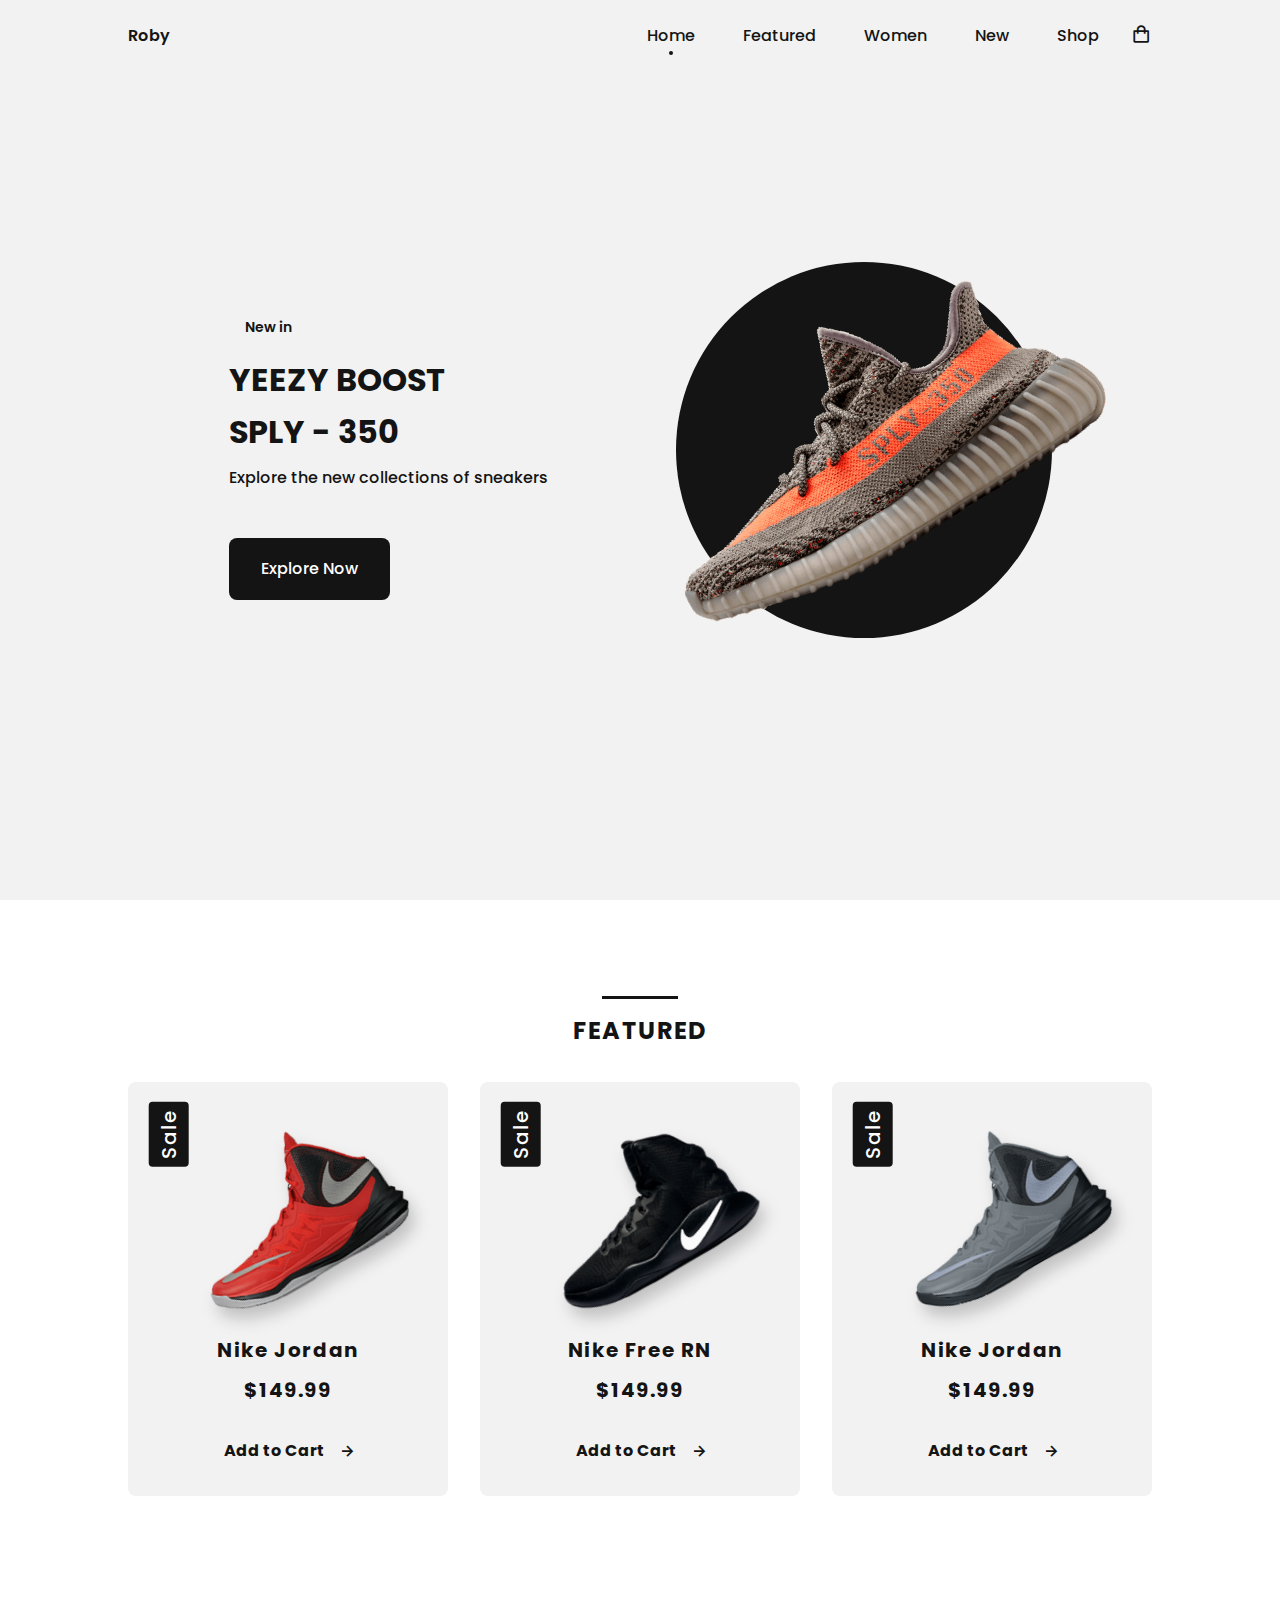
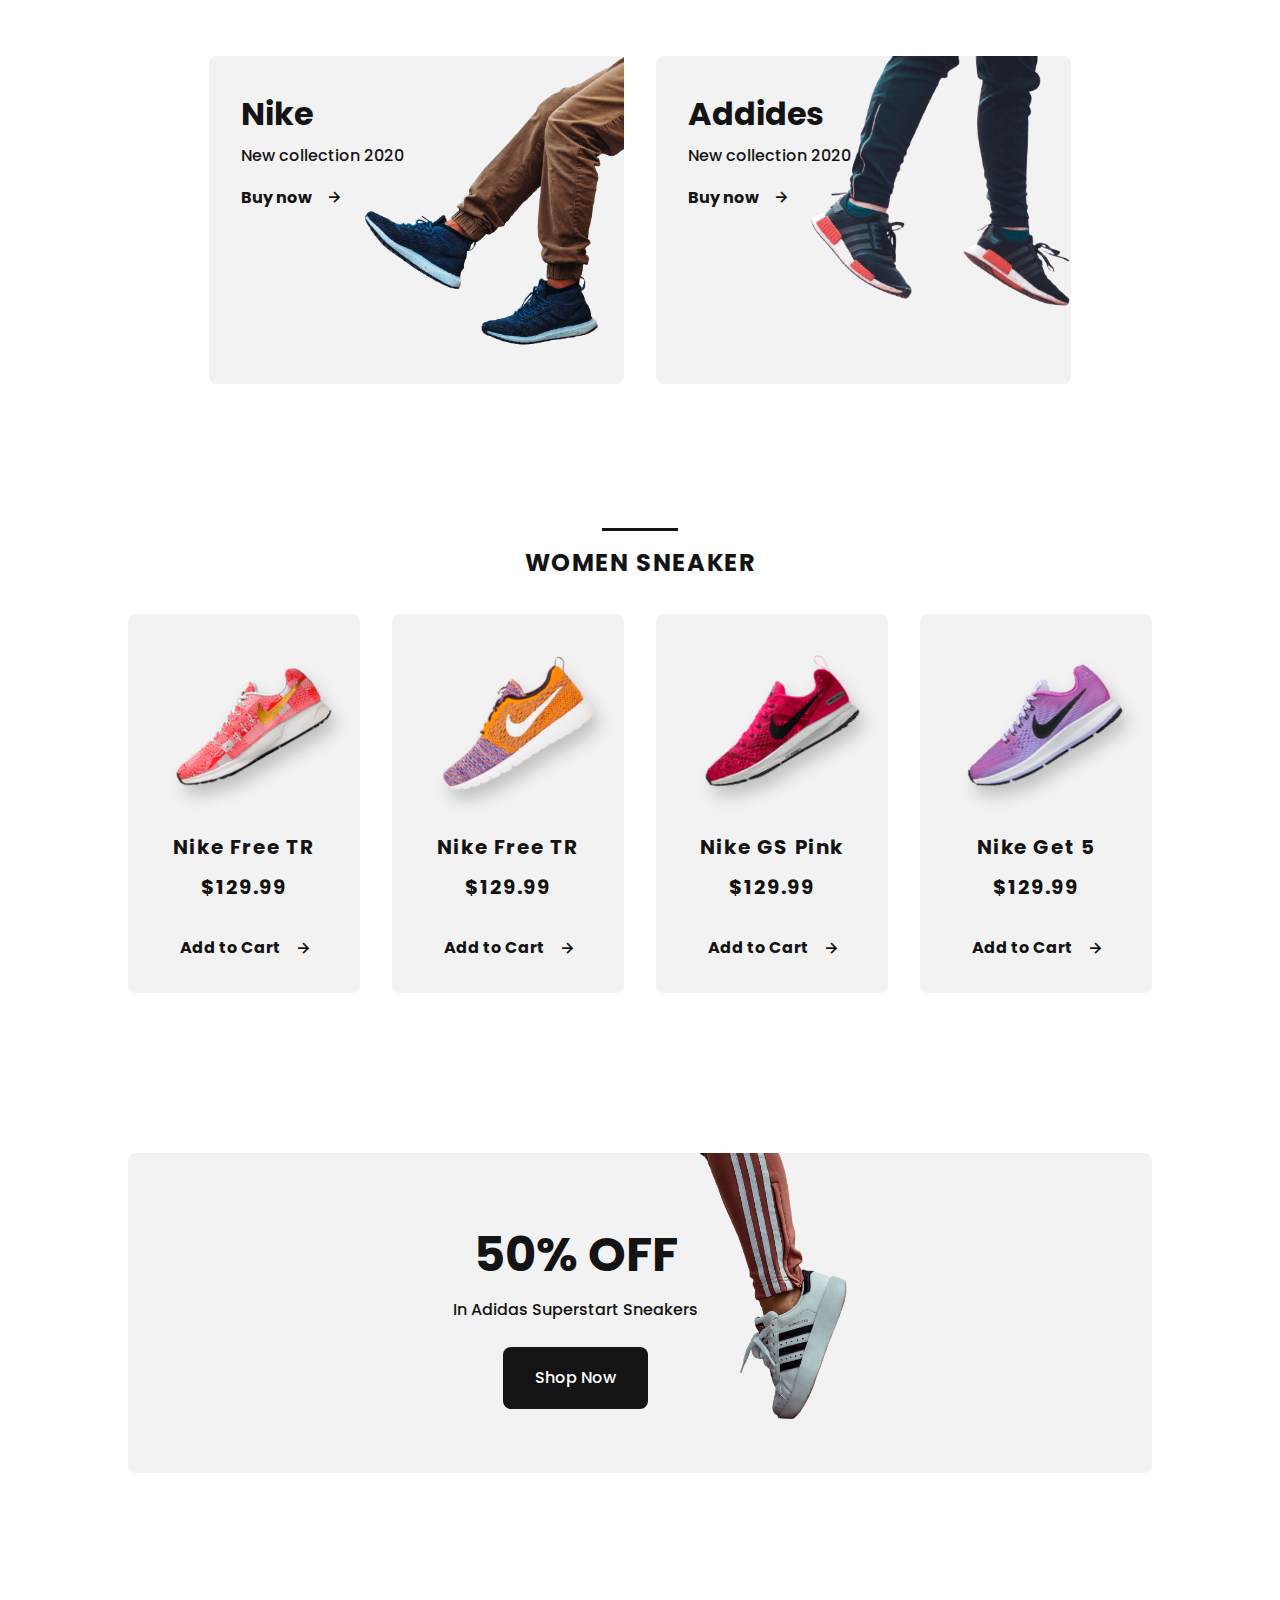
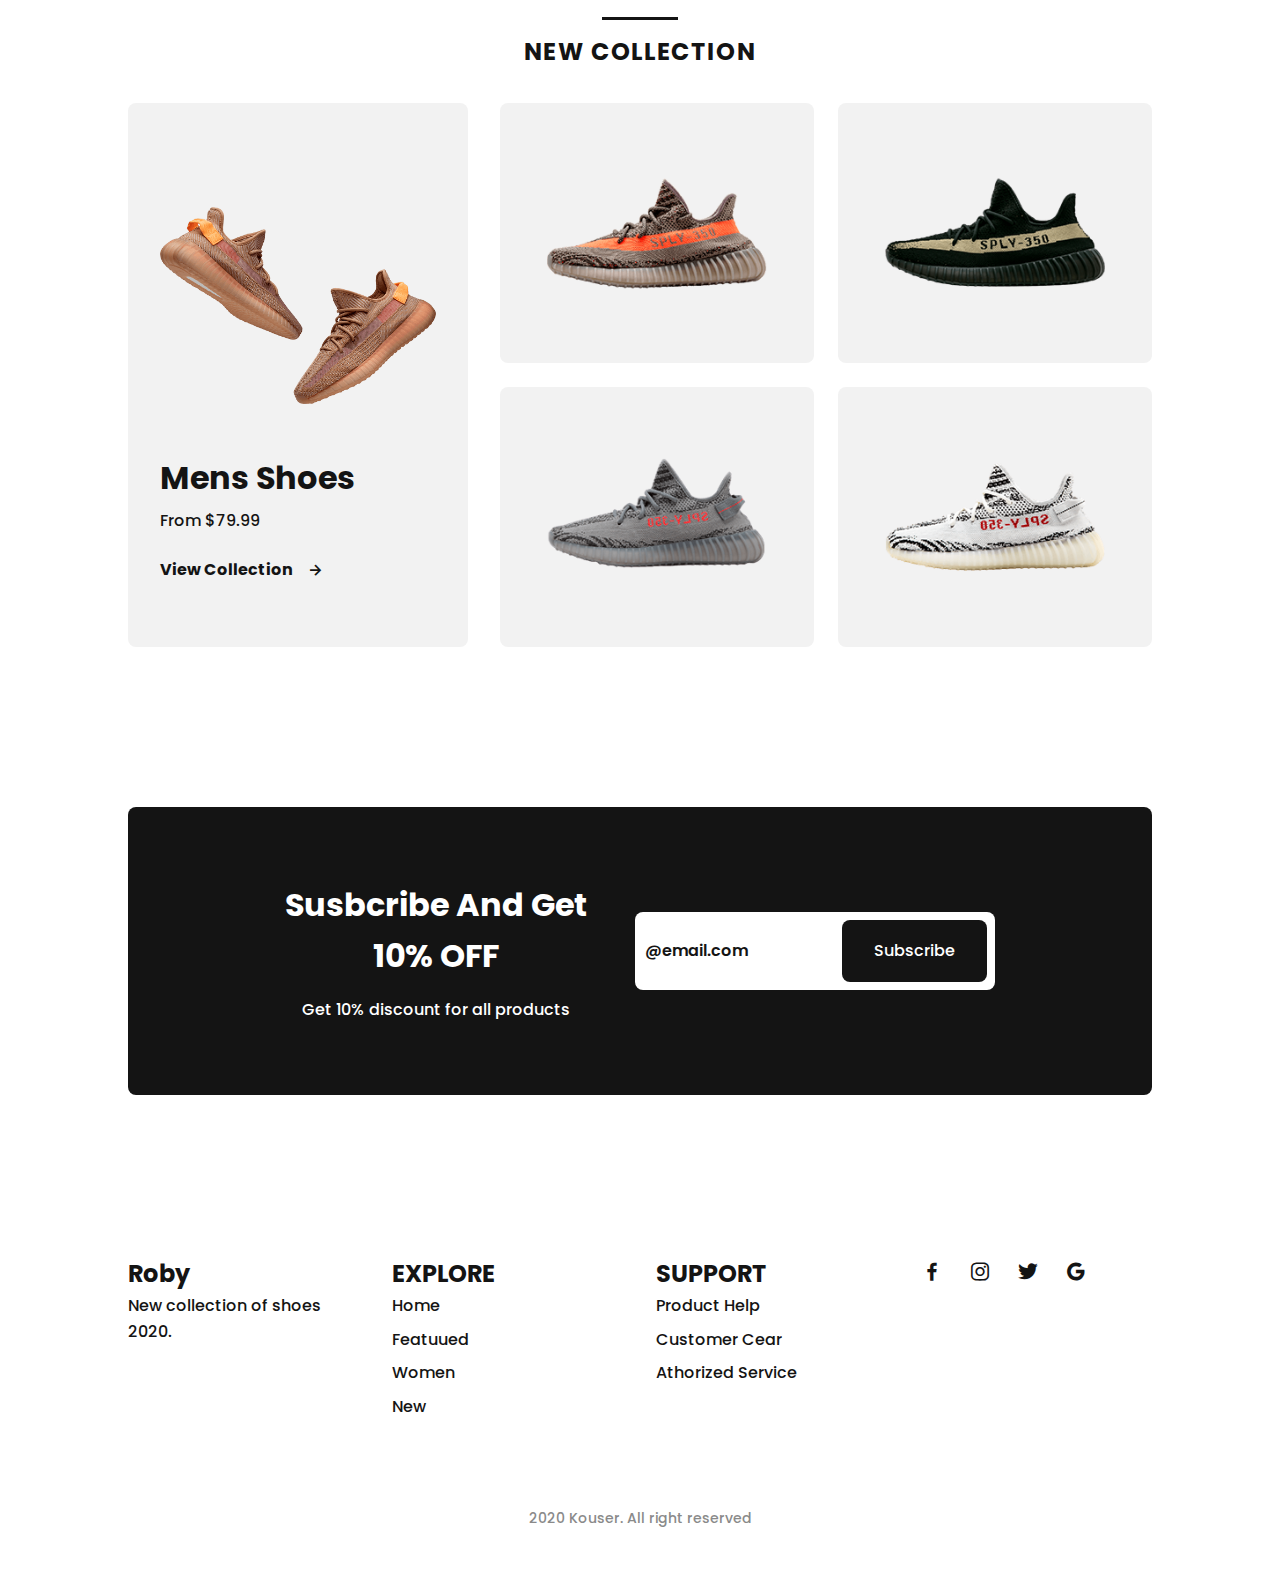
<file: index.html>
<!DOCTYPE html>
<html lang="en">
    <head>
        <meta charset="UTF-8">
        <meta name="viewport" content="width=device-width, initial-scale=1.0">

        <!-- ===== CSS ===== -->
        <link rel="stylesheet" href="assets/css/styles.css">

        <!-- ===== BOX ICONS ===== -->
        <link href='https://cdn.jsdelivr.net/npm/boxicons@2.0.5/css/boxicons.min.css' rel='stylesheet'>

        <title>Responsive Ecommerce Website Sneakers</title>
    </head>
    <body>

        <!--===== HEADER =====-->
        <header class="l-header" id="header">
            <nav class="nav bg-grid">
              <div class="nav__toggle" id="nav-toggle">
                  <i class='bx bxs-grid'></i>
              </div> 
              <a href="#" class="nav__logo">Roby</a>
              <div class="nav__menu" id="nav-menu">
                  <ul class="nav__list">
                      <li class="nav__item"><a href="#home" class="nav__link active">Home</a></li>
                      <li class="nav__item"><a href="#featured" class="nav__link">Featured</a></li>
                      <li class="nav__item"><a href="#women" class="nav__link">Women</a></li>
                      <li class="nav__item"><a href="#new" class="nav__link">New</a></li>
                      <li class="nav__item"><a href="./shop.html" class="nav__link">Shop</a></li>
                  </ul>
              </div> 
              <div class="nav__shop">
                  <i class='bx bx-shopping-bag'></i>
              </div>
            </nav>
        </header>

        <main class="l-main">
            <!--===== HOME =====-->
            <section class="home" id="home">
                <div class="home__container bg-grid">
                    <div class="home__sneaker">
                        <div class="home__shape"></div>
                        <img src="assets/img/imghome.png" alt="" class="home__img">
                    </div>

                    <div class="home__data">
                        <span class="home__new">New in</span>
                        <h1 class="home__title"BR>YEEZY BOOST <br> SPLY - 350</h1>
                        <p class="home__description">Explore the new collections of sneakers</p>
                        <a href="#" class="button">Explore Now</a>
                    </div>
                </div>
            </section>

            <!--===== FEATURED =====-->
            
            <section class="featured section" id="featured">
              <h2 class="section-title">FEATURED</h2>

              <div class="featured__container bg-grid">

                <article class="sneaker">
                  <div class="sneaker__sale">Sale</div>
                  <img src="assets/img/featured1.png" alt="" class="sneaker__img">
                  <span class="sneaker__name">Nike Jordan</span>
                  <span class="sneaker__preci">$149.99</span>
                  <a href="#" class="button-light">Add to Cart <i class='bx bx-right-arrow-alt button-icon'></i></a>
                </article>

                <article class="sneaker">
                  <div class="sneaker__sale">Sale</div>
                  <img src="assets/img/featured2.png" alt="" class="sneaker__img">
                  <span class="sneaker__name">Nike Free RN</span>
                  <span class="sneaker__preci">$149.99</span>
                  <a href="#" class="button-light">Add to Cart <i class='bx bx-right-arrow-alt button-icon'></i></a>
                </article>

                <article class="sneaker">
                  <div class="sneaker__sale">Sale</div>
                  <img src="assets/img/featured3.png" alt="" class="sneaker__img">
                  <span class="sneaker__name">Nike Jordan</span>
                  <span class="sneaker__preci">$149.99</span>
                  <a href="#" class="button-light">Add to Cart <i class='bx bx-right-arrow-alt button-icon'></i></a>
                </article>

              </div>
            </section>

            <!--===== COLLECTION =====-->
            <section class="collection section">
              <div class="collection__container bg-grid">
                <div class="collection__card">
                  <div class="collection__data">
                    <h3 class="collection__name">Nike</h3>
                    <p class="collection__description">New collection 2020</p>
                    <a href="#" class="button-light">Buy now <i class='bx bx-right-arrow-alt button-icon'></i></a>
                  </div>

                  <img src="assets/img/collection1.png" alt="" class="collection__img">
                </div>
                <div class="collection__card">
                  <div class="collection__data">
                    <h3 class="collection__name">Addides</h3>
                    <p class="collection__description">New collection 2020</p>
                    <a href="#" class="button-light">Buy now <i class='bx bx-right-arrow-alt button-icon'></i></a>
                  </div>

                  <img src="assets/img/collection2.png" alt="" class="collection__img">
                </div>
              </div>
            </section>

            <!--===== WOMEN SNEAKERS =====-->
            <section class="women section" id="women">
              <h2 class="section-title">WOMEN SNEAKER</h2>

              <div class="women__container bg-grid">
                <article class="sneaker">
                  <img src="assets/img/women1.png" alt="" class="sneaker__img">
                  <span class="sneaker__name">Nike Free TR</span>
                  <span class="sneaker__preci">$129.99</span>
                  <a href="#" class="button-light">Add to Cart <i class='bx bx-right-arrow-alt button-icon'></i></a>
                </article>
                <article class="sneaker">
                  <img src="assets/img/women2.png" alt="" class="sneaker__img">
                  <span class="sneaker__name">Nike Free TR</span>
                  <span class="sneaker__preci">$129.99</span>
                  <a href="#" class="button-light">Add to Cart <i class='bx bx-right-arrow-alt button-icon'></i></a>
                </article>
                <article class="sneaker">
                  <img src="assets/img/women3.png" alt="" class="sneaker__img">
                  <span class="sneaker__name">Nike GS Pink</span>
                  <span class="sneaker__preci">$129.99</span>
                  <a href="#" class="button-light">Add to Cart <i class='bx bx-right-arrow-alt button-icon'></i></a>
                </article>
                <article class="sneaker">
                  <img src="assets/img/women4.png" alt="" class="sneaker__img">
                  <span class="sneaker__name">Nike Get 5</span>
                  <span class="sneaker__preci">$129.99</span>
                  <a href="#" class="button-light">Add to Cart <i class='bx bx-right-arrow-alt button-icon'></i></a>
                </article>
              </div>
            </section>

            <!--===== OFFER =====-->
            <section class="offer section">
              <div class="offer__container bg-grid">
                <div class="offer__data">
                  <h3 class="offer__title">50% OFF</h3>
                  <p class="offer__description">In Adidas Superstart Sneakers</p>
                  <a href="#" class="button">Shop Now</a>
                </div>
                <img src="assets/img/offert.png" alt="" class="offer__img">
                  
              </div>
            </section>

            <!--===== NEW COLLECTION =====-->
            <section class="new section" id="new">
              <h2 class="section-title">NEW COLLECTION</h2>
              <div class="new__container bg-grid">
                <div class="new__mens">
                  <img src="assets/img/new1.png" alt="" class="new__mens-img">
                  <h3 class="new__title">Mens Shoes</h3>
                  <span class="new__preci">From $79.99</span>
                  <a href="#" class="button-light">View Collection <i class='bx bx-right-arrow-alt button-icon'></i></a>
                </div>

                <div class="new__sneaker">
                  <div class="new__sneaker-card">
                    <img src="assets/img/new2.png" alt="" class="new__sneaker-img">
                    <div class="new__sneaker-overlay">
                      <a href="#" class="button">Add to Cart</a>
                    </div>
                  </div>

                   <div class="new__sneaker-card">
                    <img src="assets/img/new3.png" alt="" class="new__sneaker-img">
                    <div class="new__sneaker-overlay">
                      <a href="#" class="button">Add to Cart</a>
                    </div>
                  </div>

                   <div class="new__sneaker-card">
                    <img src="assets/img/new4.png" alt="" class="new__sneaker-img">
                    <div class="new__sneaker-overlay">
                      <a href="#" class="button">Add to Cart</a>
                    </div>
                  </div>

                   <div class="new__sneaker-card">
                    <img src="assets/img/new5.png" alt="" class="new__sneaker-img">
                    <div class="new__sneaker-overlay">
                      <a href="#" class="button">Add to Cart</a>
                    </div>
                  </div>

                </div>
              </div>
            </section>

            <!--===== NEWSLETTER =====-->
            <section class="newsletter section">
              <div class="newsletter__container bg-grid">
                <div>
                  <h3 class="newsletter__title">Susbcribe And Get <br> 10% OFF</h3>
                  <p class="newsletter__description">Get 10% discount for all products</p>
                </div>

                <form action="" class="newsletter__subscribe">
                  <input type="text" placeholder="@email.com" class="newsletter__input">
                  <a href="#" class="button">Subscribe</a>
                </form>
              </div>
            </section>
        </main>

        <!--===== FOOTER =====-->
        <footer class="footer section">
          <div class="footer__container bg-grid">
            <div class="footer__box">
              <h3 class="footer__title">Roby</h3>
              <p class="footer__description">New collection of shoes 2020.</p>
            </div>

            <div class="footer__box">
              <h3 class="footer__title">EXPLORE</h3>
              <ul>
                <li><a href="#home" class="footer__link">Home</a></li>
                <li><a href="#featured" class="footer__link">Featuued</a></li>
                <li><a href="#woman" class="footer__link">Women</a></li>
                <li><a href="#new" class="footer__link">New</a></li>
              </ul>
            </div>

            <div class="footer__box">
              <h3 class="footer__title">SUPPORT</h3>
              <ul>
                <li><a href="#" class="footer__link">Product Help</a></li>
                <li><a href="#" class="footer__link">Customer Cear</a></li>
                <li><a href="#" class="footer__link">Athorized Service</a></li>
              </ul>
            </div>

            <div class="footer__box">
              <a href="#" class="footer__social"><i class='bx bxl-facebook'></i></a>
              <a href="#" class="footer__social"><i class='bx bxl-instagram' ></i></a>
              <a href="#" class="footer__social"><i class='bx bxl-twitter' ></i></a>
              <a href="#" class="footer__social"><i class='bx bxl-google' ></i></a>
            </div>

          </div>
          <p class="footer__copy">2020 Kouser. All right reserved</p>
        </footer>

        <!--===== MAIN JS =====-->
        <script src="assets/js/main.js"></script>
        
    </body>
</html>
</file>
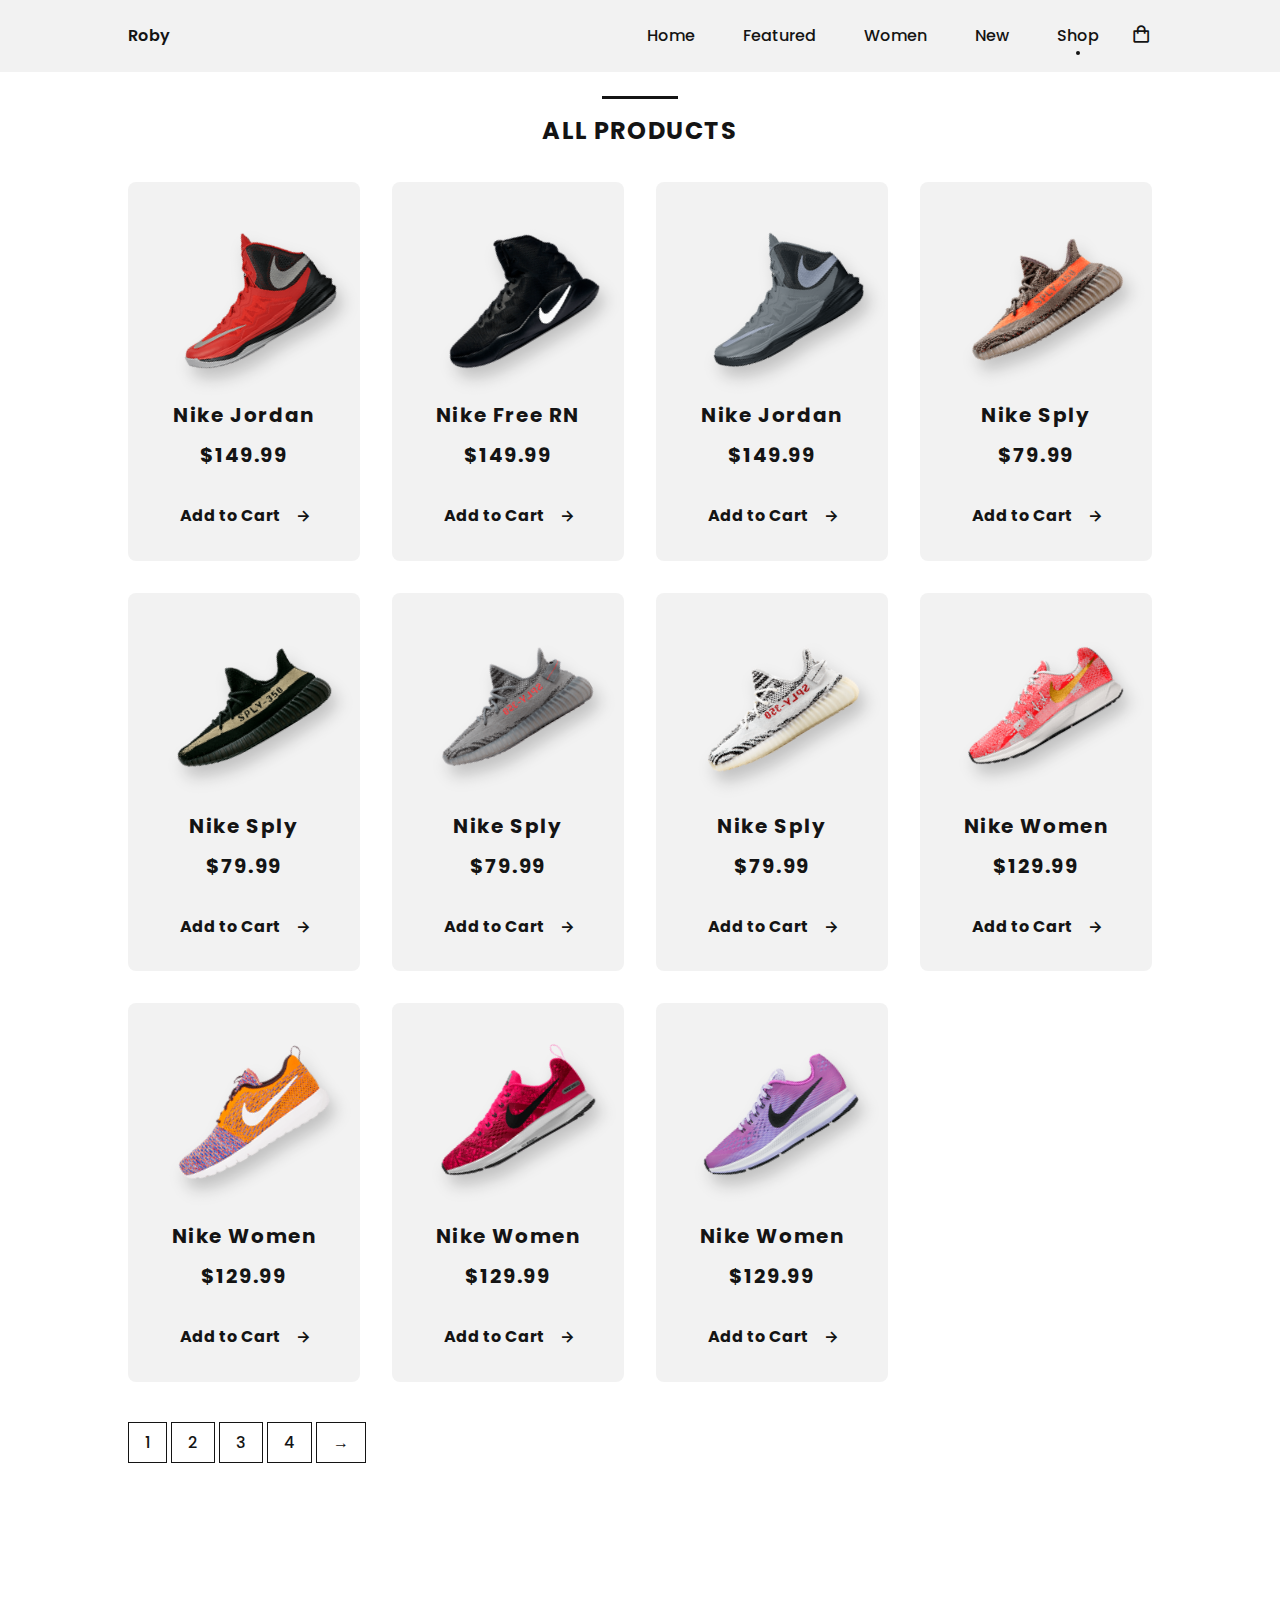
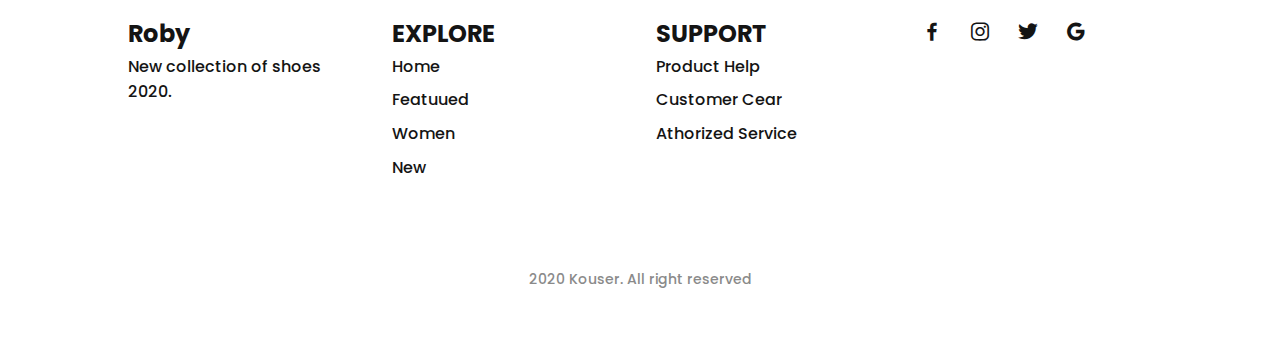
<file: shop.html>
<!DOCTYPE html>
<html lang="en">
    <head>
        <meta charset="UTF-8">
        <meta name="viewport" content="width=device-width, initial-scale=1.0">

        <!-- ===== CSS ===== -->
         <link rel="stylesheet" href="assets/css/styles.css">

        <!-- ===== BOX ICONS ===== -->
        <link href='https://cdn.jsdelivr.net/npm/boxicons@2.0.5/css/boxicons.min.css' rel='stylesheet'>

        <title>Responsive Ecommerce Website Sneakers</title>
    </head>
    <body>

        <!--===== HEADER =====-->
        <header class="l-header" id="header">
            <nav class="nav bg-grid">
              <div class="nav__toggle" id="nav-toggle">
                  <i class='bx bxs-grid'></i>
              </div> 
              <a href="#" class="nav__logo">Roby</a>
              <div class="nav__menu" id="nav-menu">
                  <ul class="nav__list">
                      <li class="nav__item"><a href="./index.html" class="nav__link">Home</a></li>
                      <li class="nav__item"><a href="./index.html#featured" class="nav__link">Featured</a></li>
                      <li class="nav__item"><a href="./index.html#women" class="nav__link">Women</a></li>
                      <li class="nav__item"><a href="./index.html#new" class="nav__link">New</a></li>
                      <li class="nav__item"><a href="#shop" class="nav__link active">Shop</a></li>
                  </ul>
              </div> 
              <div class="nav__shop">
                  <i class='bx bx-shopping-bag'></i>
              </div>
            </nav>
        </header>


        <main class="l-main">
            <section class="featured section" id="shop">
              <h2 class="section-title">ALL PRODUCTS</h2>

              <div class="featured__container bg-grid">

                <article class="sneaker">
                  <img src="assets/img/featured1.png" alt="" class="sneaker__img">
                  <span class="sneaker__name">Nike Jordan</span>
                  <span class="sneaker__preci">$149.99</span>
                  <a href="#" class="button-light">Add to Cart <i class='bx bx-right-arrow-alt button-icon'></i></a>
                </article>

                <article class="sneaker">
                  <img src="assets/img/featured2.png" alt="" class="sneaker__img">
                  <span class="sneaker__name">Nike Free RN</span>
                  <span class="sneaker__preci">$149.99</span>
                  <a href="#" class="button-light">Add to Cart <i class='bx bx-right-arrow-alt button-icon'></i></a>
                </article>

                <article class="sneaker">
                  <img src="assets/img/featured3.png" alt="" class="sneaker__img">
                  <span class="sneaker__name">Nike Jordan</span>
                  <span class="sneaker__preci">$149.99</span>
                  <a href="#" class="button-light">Add to Cart <i class='bx bx-right-arrow-alt button-icon'></i></a>
                </article>

                <article class="sneaker">
                  <img src="assets/img/new2.png" alt="" class="sneaker__img">
                  <span class="sneaker__name">Nike Sply</span>
                  <span class="sneaker__preci">$79.99</span>
                  <a href="#" class="button-light">Add to Cart <i class='bx bx-right-arrow-alt button-icon'></i></a>
                </article>

                <article class="sneaker">
                  <img src="assets/img/new3.png" alt="" class="sneaker__img">
                  <span class="sneaker__name">Nike Sply</span>
                  <span class="sneaker__preci">$79.99</span>
                  <a href="#" class="button-light">Add to Cart <i class='bx bx-right-arrow-alt button-icon'></i></a>
                </article>

                <article class="sneaker">
                  <img src="assets/img/new4.png" alt="" class="sneaker__img">
                  <span class="sneaker__name">Nike Sply</span>
                  <span class="sneaker__preci">$79.99</span>
                  <a href="#" class="button-light">Add to Cart <i class='bx bx-right-arrow-alt button-icon'></i></a>
                </article>

                <article class="sneaker">
                  <img src="assets/img/new5.png" alt="" class="sneaker__img">
                  <span class="sneaker__name">Nike Sply</span>
                  <span class="sneaker__preci">$79.99</span>
                  <a href="#" class="button-light">Add to Cart <i class='bx bx-right-arrow-alt button-icon'></i></a>
                </article>

                <article class="sneaker">
                  <img src="assets/img/women1.png" alt="" class="sneaker__img">
                  <span class="sneaker__name">Nike Women</span>
                  <span class="sneaker__preci">$129.99</span>
                  <a href="#" class="button-light">Add to Cart <i class='bx bx-right-arrow-alt button-icon'></i></a>
                </article>

                <article class="sneaker">
                  <img src="assets/img/women2.png" alt="" class="sneaker__img">
                  <span class="sneaker__name">Nike Women</span>
                  <span class="sneaker__preci">$129.99</span>
                  <a href="#" class="button-light">Add to Cart <i class='bx bx-right-arrow-alt button-icon'></i></a>
                </article>

                <article class="sneaker">
                  <img src="assets/img/women3.png" alt="" class="sneaker__img">
                  <span class="sneaker__name">Nike Women</span>
                  <span class="sneaker__preci">$129.99</span>
                  <a href="#" class="button-light">Add to Cart <i class='bx bx-right-arrow-alt button-icon'></i></a>
                </article>

                <article class="sneaker">
                  <img src="assets/img/women4.png" alt="" class="sneaker__img">
                  <span class="sneaker__name">Nike Women</span>
                  <span class="sneaker__preci">$129.99</span>
                  <a href="#" class="button-light">Add to Cart <i class='bx bx-right-arrow-alt button-icon'></i></a>
                </article>

              </div>

              <div class="sneaker__pages bg-grid">
                  <div>
                      <span class="sneaker__pag">1</span>
                      <span class="sneaker__pag">2</span>
                      <span class="sneaker__pag">3</span>
                      <span class="sneaker__pag">4</span>
                      <span class="sneaker__pag">&#8594;</span>
                  </div>
              </div>

            </section>
        </main>

        <!--===== FOOTER =====-->
        <footer class="footer section">
          <div class="footer__container bg-grid">
            <div class="footer__box">
              <h3 class="footer__title">Roby</h3>
              <p class="footer__description">New collection of shoes 2020.</p>
            </div>

            <div class="footer__box">
              <h3 class="footer__title">EXPLORE</h3>
              <ul>
                <li><a href="./index.html" class="footer__link">Home</a></li>
                <li><a href="./index.html#featured" class="footer__link">Featuued</a></li>
                <li><a href="./index.html#woman" class="footer__link">Women</a></li>
                <li><a href="./index.html#new" class="footer__link">New</a></li>
              </ul>
            </div>

            <div class="footer__box">
              <h3 class="footer__title">SUPPORT</h3>
              <ul>
                <li><a href="#" class="footer__link">Product Help</a></li>
                <li><a href="#" class="footer__link">Customer Cear</a></li>
                <li><a href="#" class="footer__link">Athorized Service</a></li>
              </ul>
            </div>

            <div class="footer__box">
              <a href="#" class="footer__social"><i class='bx bxl-facebook'></i></a>
              <a href="#" class="footer__social"><i class='bx bxl-instagram' ></i></a>
              <a href="#" class="footer__social"><i class='bx bxl-twitter' ></i></a>
              <a href="#" class="footer__social"><i class='bx bxl-google' ></i></a>
            </div>

          </div>
          <p class="footer__copy">2020 Kouser. All right reserved</p>
        </footer>

        <!--===== MAIN JS =====-->
        <script src="assets/js/main.js"></script>
    </body>
</html>
</file>
<file: assets/css/styles.css>
/*===== GOOGLE FONTS =====*/
@import url("https://fonts.googleapis.com/css2?family=Poppins:wght@400;500;600;700&display=swap");
/*===== VARIABLES CSS =====*/
  :root{
  		--header-height: 3rem;
  /*===== Font weight =====*/
  --font-medium: 500;
  --font-semi-bold: 600;
  --font-bold: 700;

  /*===== Colores =====*/
  --dark-color: #141414;
  --dark-color-light: #8A8A8A;
  --dark-color-lighten: #F2F2F2;
  --white-color: #FFF;

  /*===== Font and typography =====*/
  --body-font: 'Poppins', sans-serif;
  --big-font-size: 1.25rem;
  --bigger-font-size: 1.5rem;
  --biggest-font-size: 2rem;
  --h2-font-size: 1.25rem;
  --normal-font-size: .938rem;
  --smaller-font-size: .813rem;

  /*===== Margenes =====*/
  --mb-1: .5rem;
  --mb-2: 1rem;
  --mb-3: 1.5rem;
  --mb-4: 2rem;
  --mb-5: 2.5rem;
  --mb-6: 3rem;

  /*===== z index =====*/
  --z-fixed: 100;
  
  /*===== Rotate img =====*/
  --rotate-img: rotate(-30deg);
}

@media screen and (min-width: 768px){
  :root{
    --big-font-size: 1.5rem;
    --bigger-font-size: 2rem;
    --biggest-font-size: 3rem;
    --normal-font-size: 1rem;
    --smaller-font-size: .875rem;
  }
 } 

/*===== BASE =====*/
*,::before,::after{
  box-sizing: border-box;
}
html{
  scroll-behavior: smooth;
}
body{
  margin: var(--header-height) 0 0 0;
  font-family: var(--body-font);
  font-size: var(--normal-font-size);
  font-weight: var(--font-medium);
  color: var(--dark-color);
  line-height: 1.6;
}
h1,h2,h3,p,ul{
  margin: 0;
}
ul{
  padding: 0;
  list-style: none;
}
a{
  text-decoration: none;
  color: var(--dark-color);
}
img{
  max-width: 100%;
  height: auto;
  display: block;
}

/*===== CLASS CSS ===== */
.section{
  padding: 5rem 0 2rem;
}
.section-title{
  position: relative;
  font-size: var(--big-font-size);
  margin-bottom: var(--mb-4);
  text-align: center;
  letter-spacing: .1rem;
}
.section-title::after{
  content: '';
  position: absolute;
  width: 56px;
  height: .18rem;
  top: -1rem;
  right: 0;
  left: 0;
  margin: auto;
  background-color: var(--dark-color);
}

/*===== LAYOUT =====*/
.bg-grid{
  max-width: 1024px;
  display: grid;
  grid-template-columns: 100%;
  column-gap: 2rem;
  width: calc(100% - 2rem);
  margin-left: var(--mb-2);
  margin-right: var(--mb-2);
}
.l-header{
  width: 100%;
  position: fixed;
  top: 0;
  left: 0;
  z-index: var(--z-fixed);
  background-color: var(--dark-color-lighten);
}

/*===== NAV =====*/
.nav{
  height: var(--header-height);
  display: flex;
  justify-content: space-between;
  align-items: center;
}
@media screen and (max-width: 768px){
  .nav__menu{
    position: fixed;
    top: var(--header-height);
    left: -100%;
    width: 70%;
    height: 100vh;
    padding: 2rem;
    background-color: var(--white-color);
    transition: .5s
  }
}
.nav__item{
  margin-bottom: var(--mb-4);
}
.nav__logo{
  font-weight: var(--font-semi-bold);
}
.nav__toggle, .nav__shop{
  font-size: 1.3rem;
  cursor: pointer;
}

/*Show menu*/
.show{
  left: 0;
}

/*Active link*/
.active{
  position: relative;
}
.active::before{
  content: '';
  position: absolute;
  bottom: -.5rem;
  left: 45%;
  width: 4px;
  height: 4px;
  background-color: var(--dark-color);
  border-radius: 50%;
}

/*Change color header*/
.scroll-header{
  background-color: var(--white-color);
  box-shadow: 0 2px 4px rgba(0,0,0,.1);
}

/*===== HOME =====*/
.home{
  background-color: var(--dark-color-lighten);
  overflow: hidden;
}
.home__container{
  height: calc(100vh - var(--header-height));
}
.home__sneaker{
  position: relative;
  display: flex;
  justify-content: center;
  align-self: center;
}
.home__shape{
  width: 220px;
  height: 220px;
  background-color: var(--dark-color);
  border-radius: 50%;
}
.home__img{
  position: absolute;
  top: 1.5rem;
  max-width: initial;
  width: 275px;
  transform: var(--rotate-img);
}
.home__new{
  display: block;
  font-size: var(--smaller-font-size);
  font-weight: var(--font-semi-bold);
  margin: var(--mb-2);
}
.home__title{
  font-size: var(--bigger-font-size);
  margin-bottom: var(--mb-1);
}
.home__description{
  margin-bottom: var(--mb-6);
}

/*BUTTONS*/
.button{
  display: inline-block;
  background-color: var(--dark-color);
  color: var(--white-color);
  padding: 1.125rem 2rem;
  font-weight: var(--font-medium);
  border-radius: .5rem;
  transition: .3s;
}
.button:hover{
  transform: translateY(-.25rem);
}
.button-light{
  display: inline-flex;
  color: var(--dark-color);
  font-weight: var(--font-bold);
  align-items: center;
}
.button-icon{
  font-size: 1.25rem;
  margin-left: var(--mb-1);
  transition: .3s;
}
.button-light:hover, .button-icon{
  transform: translateX(.25rem);
}

/*===== FEATURED =====*/
.featured__container{
  row-gap: 2rem;
  grid-template-columns: repeat(auto-fit,minmax(220px, 1fr));
}
.sneaker{
  position: relative;
  display: flex;
  flex-direction: column;
  align-items: center;
  padding: 2rem;
  background-color: var(--dark-color-lighten);
  border-radius: .5rem;
  transition: .3s;
}
.sneaker__sale{
  position: absolute;
  left: .5rem;
  background-color: var(--dark-color);
  color: var(--white-color);
  padding: .25rem .5rem;
  border-radius: .25rem;
  font-size: var(--h2-font-size);
  transform: rotate(-90deg);
  letter-spacing: .1rem;
}
.sneaker__img{
  width: 220px;
  margin-top: var(--mb-3);
  margin-bottom: var(--mb-6);
  transform: var(--rotate-img);
  filter: drop-shadow(0 12px 8px rgba(0,0,0,.2));
}
.sneaker__name, .sneaker__preci{
  font-size: var(--h2-font-size);
  letter-spacing: .1rem;
  font-weight: var(--font-bold);
}
.sneaker__name{
  margin-bottom: var(--mb-1);
}
.sneaker__preci{
  margin-bottom: var(--mb-4);
}
.sneaker:hover{
  transform: translateY(-.5rem);
}

/*===== COLLECTION =====*/
.collection__container{
  row-gap: 2rem;
  justify-content: center;
}
.collection__card{
  position: relative;
  display: flex;
  height: 328px;
  background-color: var(--dark-color-lighten);
  padding: 2rem;
  border-radius: .5rem;
  transition: .3s;
}
.collection__data{
  align-self: flex;
}
.collection__img{
  position: absolute;
  top: 0;
  right: 0;
  width: 230px;
}
.collection__name{
  font-size: var(--bigger-font-size);
  margin-bottom: .25rem;
}
.collection__description{
  margin-bottom: var(--mb-2);
}
.collection__card:hover{
  transform: translateY(-.5rem);
}

/*===== WOMEN SNEAKERS =====*/
.women__container{
  row-gap: 2rem;
  grid-template-columns: repeat(auto-fit, minmax(220px, 1fr)); 
}

/*===== OFFER =====*/
.offer__container{
  grid-template-columns: 55% 45%;
  column-gap: 0;
  background-color: var(--dark-color-lighten);
  border-radius: .5rem;
  justify-content: center;
}
.offer__data{
  padding: 4rem 0 4rem 1.5rem;
}
.offer__title{
  font-size: var(--biggest-font-size);
  margin-bottom: .25rem;
}
.offer__description{
  margin-bottom: var(--mb-3);
}
.offer__img{
  width: 153px;
}

/*===== NEW COLLECTION  =====*/
.new__container{
  row-gap: 2rem;
}
.new__mens{
  display: flex;
  flex-direction: column;
  justify-content: center;
  background-color: var(--dark-color-lighten);
  border-radius: .5rem;
  padding: 2rem;
}
.new__mens-img{
  width: 276px;
  margin-bottom: var(--mb-3);
}
.new__title{
  font-size: var(--bigger-font-size);
  margin-bottom: .25rem;
}
.new__preci{
  display: block;
  margin-bottom: var(--mb-3);
}
.new__sneaker{
  display: grid;
  gap: 1.5rem;
  grid-template-columns: repeat(auto-fit, minmax(220px, 1fr));
}
.new__sneaker-card{
  position: relative;
  padding: 3.5rem 1.5rem;
  background-color: var(--dark-color-lighten);
  border-radius: .5rem;
  overflow: hidden;
  display: flex;
  justify-content: center;
}
.new__sneaker-img{
  width: 220px;
}
.new__sneaker-overlay{
  position: absolute;
  left: 0;
  bottom: -100%;
  width: 100%;
  height: 100%;
  display: flex;
  justify-content: center;
  align-items: center;
  background-color: rgba(138,138,138,.3);
  transition: .3s;
}
.new__sneaker-card:hover .new__sneaker-overlay{
  bottom: 0;
}

/*===== NEWSLETTER =====*/
.newsletter__container{
  background-color: var(--dark-color);
  color: var(--white-color);
  padding: 2rem .5rem;
  border-radius: .5rem;
  text-align: center;
}
.newsletter__title{
  font-size: var(--bigger-font-size);
  margin-bottom: var(--mb-2);
}
.newsletter__description{
  margin-bottom: var(--mb-5);
}
.newsletter__subscribe{
  display: flex;
  column-gap: .5rem;
  background-color: var(--white-color);
  padding: .5rem;
  border-radius: .5rem;
}
.newsletter__input{
  outline: none;
  border: none;
  width: 90%;
  font-size: var(--normal-font-size);
}
.newsletter__input::placeholder{
  color: var(--dark-color);
  font-family: var(--body-font);
  font-size: var(--normal-font-size);
  font-weight: var(--font-semi-bold);
}

/*===== FOOTER =====*/
.footer__container{
  grid-template-columns: repeat(auto-fit, minmax(220px, 1fr));  
}
.footer__box{
  margin-bottom:  var(--mb-4);
}
.footer__title{
  font-size: var(--big-font-size);
}
.footer__link{
  display: block;
  width: max-content;
  margin-bottom: var(--mb-1);
}
.footer__social{
  font-size: 1.5rem;
  margin-right: 1.25rem;
}
.footer__copy{
  padding-top: 3rem;
  font-size: var(--smaller-font-size);
  color: var(--dark-color-light);
  text-align: center;
}

/* ===== Shop Page=====*/
.sneaker__pages{
  margin-top: var(--mb-6);
}
.sneaker__pag{
  padding: .5rem 1rem;
  border: 1px solid var(--dark-color);
}
.sneaker__pag:hover{
  background-color: var(--dark-color);
  color: var(--white-color);
}

/* ===== MEDIA QUERIES=====*/

@media screen and (min-width: 576px){
  .collection__container{
    grid-template-columns: 415px;
  }
  .collection__img{
    width: 260px;
  }
  .offer__container{
    grid-template-columns: max-content max-content;
  }
  .offer__data{
    text-align: center;
  }
  .new__mens{
    align-items: center;
  }
}



@media screen and (min-width: 768px){
  body{
    margin: 0;
  }
  .section{
    padding: 7rem 0 3rem;
  }
  .section-title::after{
    width: 76px;
  }
  .nav{
    height: calc(var(--header-height) + 1.5rem);
  }
  .nav__menu{
    margin-left: auto;
  }
  .nav__list{
    display: flex;
  }
  .nav__item{
    margin-left: var(--mb-6);
    margin-bottom: 0;
  }
  .nav__toggle{
    display: none;
  }
  .home__container{
    height: 100vh;
    grid-template-columns: max-content max-content;
    justify-content: center;
    align-items: center;
  }
  .home__sneaker{
    order: 1;
  }
  .home__shape{
    width: 376px;
    height: 376px;
  }
  .home__img{
    width: 470px;
    top: 3.5rem;
    right: 0;
    left: -3rem;
  }
  .newsletter__container{
    grid-template-columns: max-content max-content;
    justify-content: center;
    align-items: center;
    padding: 4.5rem 2rem;
    column-gap: 3rem;
  }
  .newsletter__description{
    margin-bottom: 0;
  }
  .newsletter__subscribe{
    width: 360px;
    height: max-content;
  }
}

@media screen and (min-width: 1024px){
  .bg-grid{
    margin-left: auto;
    margin-right: auto;
  }
  .home__container{
    column-gap: 8rem;
  }
  .collection__container{
    grid-template-columns: repeat(2, 415px);
  }
  .new__container{
    grid-template-columns: max-content 1fr;
  }
  .new__mens{
    align-items: inherit;
    justify-content: flex-end;
    padding: 4rem 2rem;
  }
  .new__mens-img{
    margin-bottom: var(--mb-6);
  }
}
</file>
